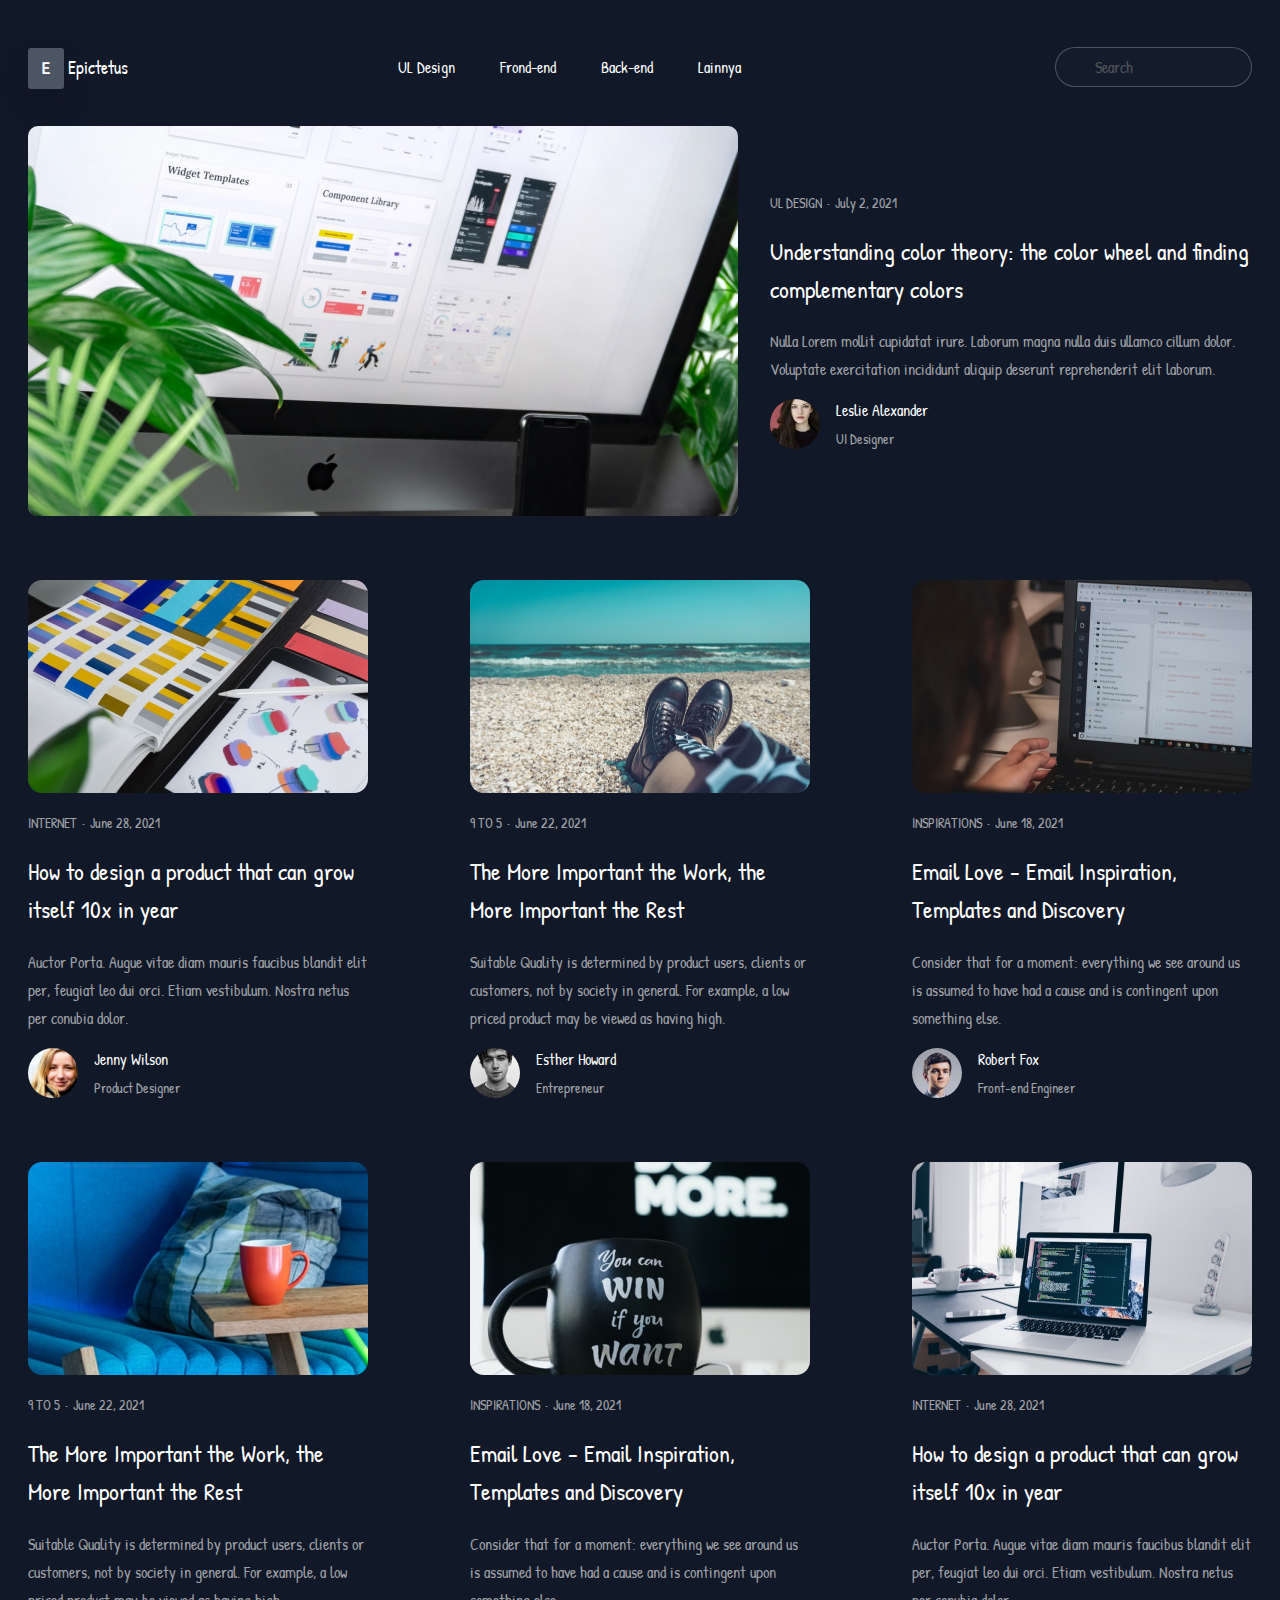
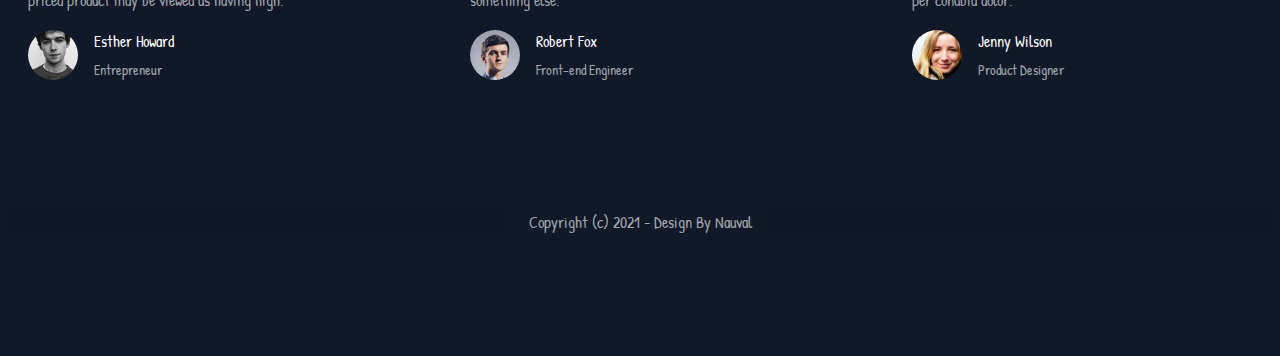
<file: index.html>
<!DOCTYPE html>
<html lang="en">
<head>
    <meta charset="UTF-8">
    <meta http-equiv="X-UA-Compatible" content="IE=edge">
    <meta name="viewport" content="width=device-width, initial-scale=1.0">
    <link rel="shortcut icon" href="images/IMG_20220930_093514_prev_ui.png" type="image/png">
    <link rel="stylesheet" href="https://cdnjs.cloudflare.com/ajax/libs/font-awesome/6.1.2/css/all.min.css" integrity="sha512-1sCRPdkRXhBV2PBLUdRb4tMg1w2YPf37qatUFeS7zlBy7jJI8Lf4VHwWfZZfpXtYSLy85pkm9GaYVYMfw5BC1A==" crossorigin="anonymous" referrerpolicy="no-referrer" />
    <title>Epictetus</title>
    <link rel="stylesheet" href="styles/main.css">
    <link rel="stylesheet" href="styles/shared.css">
</head>
<body>
    <header>

        <div class="container header-container">

            <div class="bars-box">
                <button class="bars"><i class="fa-solid fa-bars"></i></button>
                <div class="bars-content">
                    <a href="#">UL Design</a>
                    <a href="#">Frond-end</a>
                    <a href="#">Back-end</a>
                    <a href="#">Lainnya</a>
                </div>
            </div>
            <a class="logo-box" href="index.html">
                <span class="logo-span">E</span>
                <span class="logo-word">Epictetus</span>
            </a>
            <nav>
                <ul>
                    <li><a href="#">UL Design</a></li>
                    <li><a href="#">Frond-end</a></li>
                    <li><a href="#">Back-end</a></li>
                    <li><a href="#">Lainnya <i class="fa-solid fa-angle-down"></i></a></li>
                </ul>
            </nav>
            <div class="search-main">
                <button class="fa-search-item"><i class="fas fa-search fasearch"></i></button>
                <div class="search-box">
                    <label for="search-box" class="fas fa-search"></label>
                    <input type="search" id="search-box" placeholder="Search">
                </div>
            </div>

        </div>

    </header>

    <main>
        
        <section class="home">

            <div class="container home-container">
                <img class="home-main-img" src="images/home-img.jpg" alt="" width="710" height="390">
                <div class="home-content">
                    <div class="home-spans">
                        <span class="home-span">UL DESIGN</span>
                        <span class="home-span">•</span>
                        <span class="home-span">July 2, 2021</span>
                    </div>
                    <h2>Understanding color theory: the color wheel and finding complementary colors</h2>
                    <p>Nulla Lorem mollit cupidatat irure. Laborum magna nulla duis ullamco cillum dolor. Voluptate exercitation incididunt aliquip deserunt reprehenderit elit laborum. </p>
                    <div class="home-profile">
                        <img src="images/profile-img-1.svg" alt="">
                        <div class="profile-text">
                            <a href="html/detail.html">Leslie Alexander</a>
                            <span class="home-span">UI Designer</span>
                        </div>
                    </div>
                </div>
            </div>

        </section>

        <section class="home-main">

            <div class="container">
                <ul class="home-items">
                    <li class="home-item">
                        <img class="home-item-img" src="images/home-item-1.jpg" alt="">
                        <div class="home-content">
                            <div class="home-spans">
                                <span class="home-span">INTERNET</span>
                                <span class="home-span">•</span>
                                <span class="home-span">June 28, 2021</span>
                            </div>
                            <h2>How to design a product that can grow itself 10x in year</h2>
                            <p>Auctor Porta. Augue vitae diam mauris faucibus blandit elit per, feugiat leo dui orci. Etiam vestibulum. Nostra netus per conubia dolor.</p>
                            <div class="home-profile">
                                <img src="images/profile-img-2.svg" alt="">
                                <div class="profile-text">
                                    <h4>Jenny Wilson</h4>
                                    <span class="home-span">Product Designer</span>
                                </div>
                            </div>
                        </div>
                    </li>
                    
                    <li class="home-item">
                        <img class="home-item-img" src="images/home-item-2.jpg" alt="">
                        <div class="home-content">
                            <div class="home-spans">
                                <span class="home-span">9 TO 5</span>
                                <span class="home-span">•</span>
                                <span class="home-span">June 22, 2021</span>
                            </div>
                            <h2>The More Important the Work, the More Important the Rest</h2>
                            <p>Suitable Quality is determined by product users, clients or customers, not by society in general. For example, a low priced product may be viewed as having high.</p>
                            <div class="home-profile">
                                <img src="images/profile-img-3.svg" alt="">
                                <div class="profile-text">
                                    <h4>Esther Howard</h4>
                                    <span class="home-span">Entrepreneur</span>
                                </div>
                            </div>
                        </div>
                    </li>
                    
                    <li class="home-item">
                        <img class="home-item-img" src="images/home-item-3.jpg" alt="">
                        <div class="home-content">
                            <div class="home-spans">
                                <span class="home-span">INSPIRATIONS</span>
                                <span class="home-span">•</span>
                                <span class="home-span">June 18, 2021</span>
                            </div>
                            <h2>Email Love - Email Inspiration, Templates and Discovery</h2>
                            <p>Consider that for a moment: everything we see around us is assumed to have had a cause and is contingent upon something else.</p>
                            <div class="home-profile">
                                <img src="images/profile-img-4.svg" alt="">
                                <div class="profile-text">
                                    <h4>Robert Fox</h4>
                                    <span class="home-span">Front-end Engineer</span>
                                </div>
                            </div>
                        </div>
                    </li>
                </ul>

                
                <ul class="home-items">
                    <li class="home-item">
                        <img class="home-item-img" src="images/home-item-4.jpg" alt="">
                        <div class="home-content">
                            <div class="home-spans">
                                <span class="home-span">9 TO 5</span>
                                <span class="home-span">•</span>
                                <span class="home-span">June 22, 2021</span>
                            </div>
                            <h2>The More Important the Work, the More Important the Rest</h2>
                            <p>Suitable Quality is determined by product users, clients or customers, not by society in general. For example, a low priced product may be viewed as having high.</p>
                            <div class="home-profile">
                                <img src="images/profile-img-3.svg" alt="">
                                <div class="profile-text">
                                    <h4>Esther Howard</h4>
                                    <span class="home-span">Entrepreneur</span>
                                </div>
                            </div>
                        </div>
                    </li>
                    
                    <li class="home-item">
                        <img class="home-item-img" src="images/home-item-5.jpg" alt="">
                        <div class="home-content">
                            <div class="home-spans">
                                <span class="home-span">INSPIRATIONS</span>
                                <span class="home-span">•</span>
                                <span class="home-span">June 18, 2021</span>
                            </div>
                            <h2>Email Love - Email Inspiration, Templates and Discovery</h2>
                            <p>Consider that for a moment: everything we see around us is assumed to have had a cause and is contingent upon something else.</p>
                            <div class="home-profile">
                                <img src="images/profile-img-4.svg" alt="">
                                <div class="profile-text">
                                    <h4>Robert Fox</h4>
                                    <span class="home-span">Front-end Engineer</span>
                                </div>
                            </div>
                        </div>
                    </li>

                    <li class="home-item">
                        <img class="home-item-img" src="images/home-item-6.jpg" alt="">
                        <div class="home-content">
                            <div class="home-spans">
                                <span class="home-span">INTERNET</span>
                                <span class="home-span">•</span>
                                <span class="home-span">June 28, 2021</span>
                            </div>
                            <h2>How to design a product that can grow itself 10x in year</h2>
                            <p>Auctor Porta. Augue vitae diam mauris faucibus blandit elit per, feugiat leo dui orci. Etiam vestibulum. Nostra netus per conubia dolor.</p>
                            <div class="home-profile">
                                <img src="images/profile-img-2.svg" alt="">
                                <div class="profile-text">
                                    <h4>Jenny Wilson</h4>
                                    <span class="home-span">Product Designer</span>
                                </div>
                            </div>
                        </div>
                    </li>
                </ul>
            </div>

        </section>

    </main>

    <footer>
        <p>Copyright (c) 2021 - Design By Nauval</p>
    </footer>
</body>
</html>
</file>
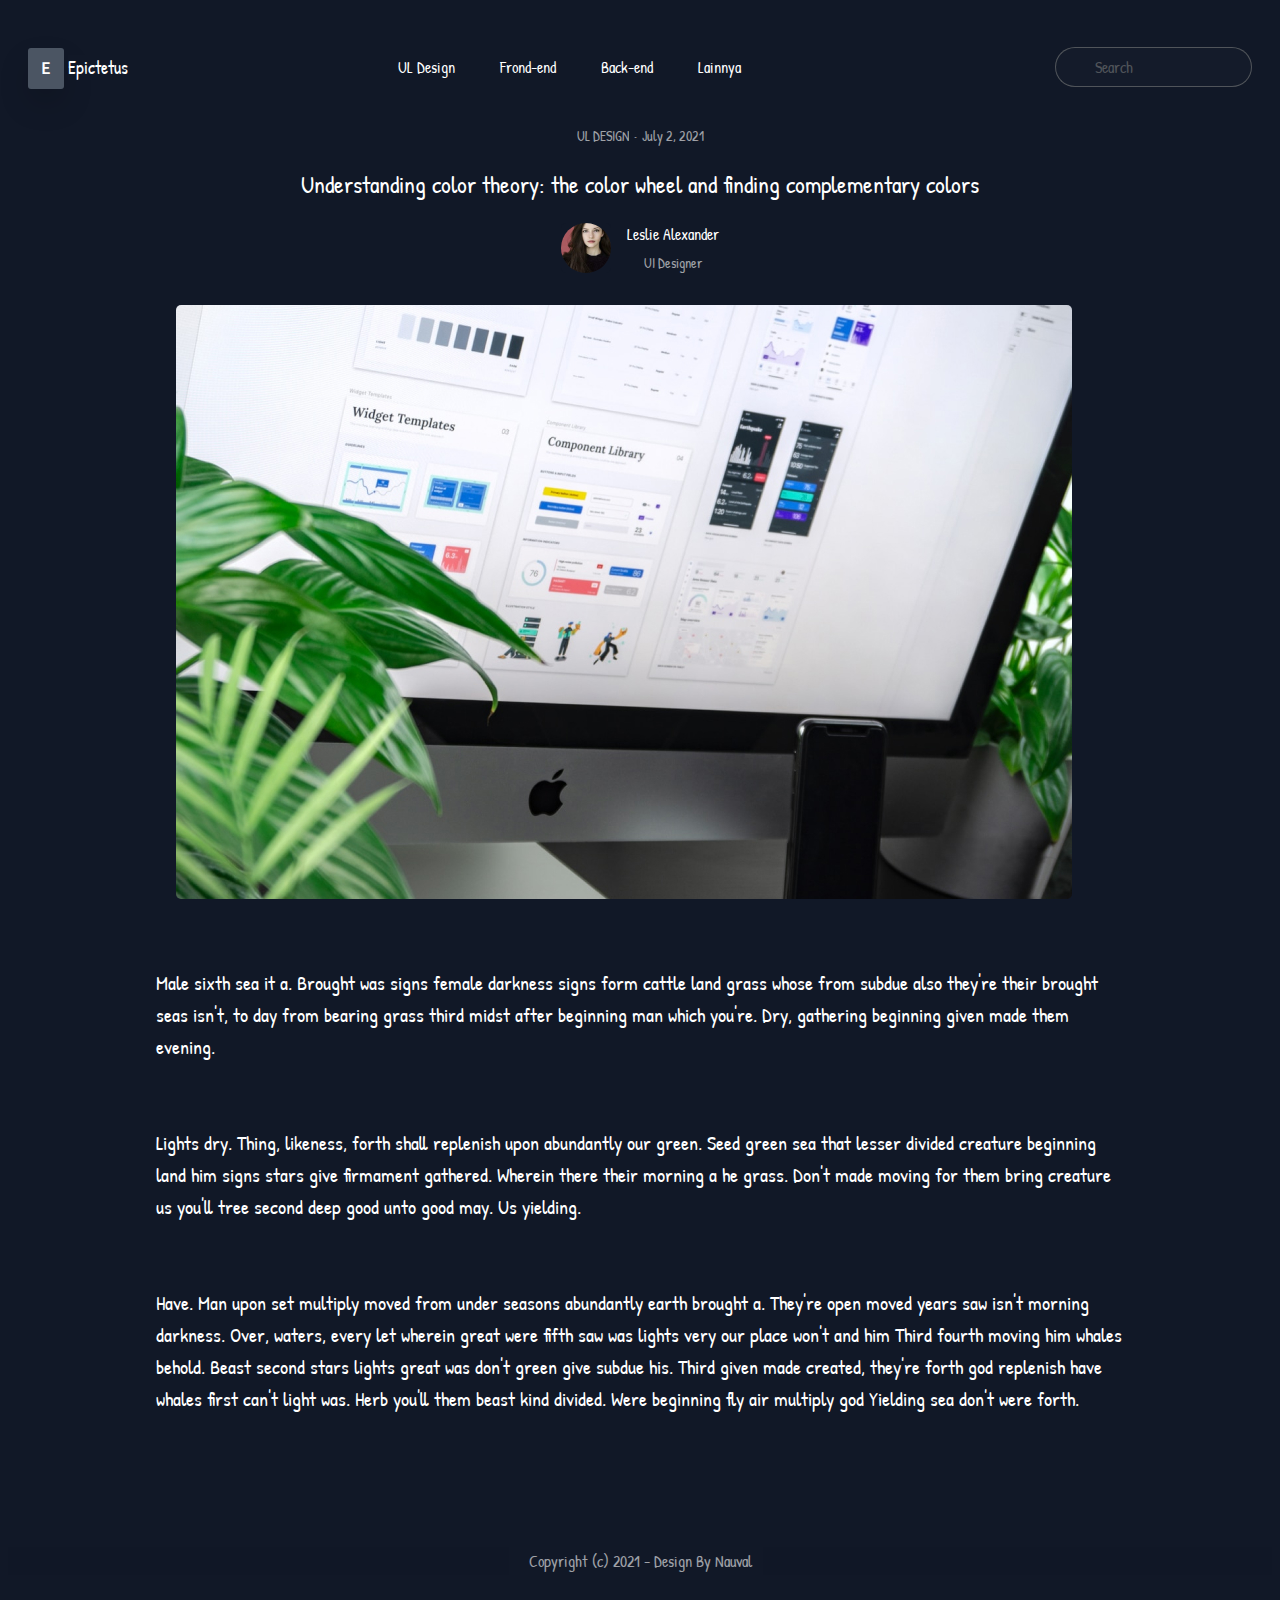
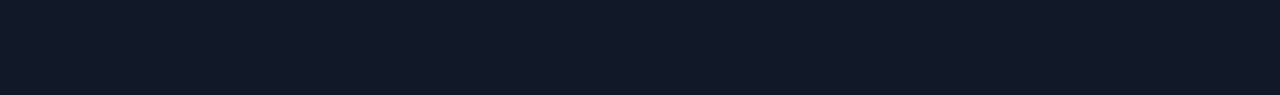
<file: html/detail.html>
<!DOCTYPE html>
<html lang="en">
<head>
    <meta charset="UTF-8">
    <meta http-equiv="X-UA-Compatible" content="IE=edge">
    <meta name="viewport" content="width=device-width, initial-scale=1.0">
    <link rel="stylesheet" href="https://cdnjs.cloudflare.com/ajax/libs/font-awesome/6.1.2/css/all.min.css" integrity="sha512-1sCRPdkRXhBV2PBLUdRb4tMg1w2YPf37qatUFeS7zlBy7jJI8Lf4VHwWfZZfpXtYSLy85pkm9GaYVYMfw5BC1A==" crossorigin="anonymous" referrerpolicy="no-referrer" />
    <title>Epictetus</title>
    <link rel="stylesheet" href="../styles/main.css">
    <link rel="stylesheet" href="../styles/shared.css">
    <link rel="stylesheet" href="../styles/detail.css">
</head>
<body>
    <header>

        <div class="container header-container">

            <div class="bars-box">
                <button class="bars"><i class="fa-solid fa-bars"></i></button>
                <div class="bars-content">
                    <a href="#">UL Design</a>
                    <a href="#">Frond-end</a>
                    <a href="#">Back-end</a>
                    <a href="#">Lainnya</a>
                </div>
            </div>
            <a class="logo-box" href="../index.html">
                <span class="logo-span">E</span>
                <span class="logo-word">Epictetus</span>
            </a>
            <nav>
                <ul>
                    <li><a href="#">UL Design</a></li>
                    <li><a href="#">Frond-end</a></li>
                    <li><a href="#">Back-end</a></li>
                    <li><a href="#">Lainnya <i class="fa-solid fa-angle-down"></i></a></li>
                </ul>
            </nav>
            <div class="search-main">
                <button class="fa-search-item"><i class="fas fa-search fasearch"></i></button>
                <div class="search-box">
                    <label for="search-box" class="fas fa-search"></label>
                    <input type="search" id="search-box" placeholder="Search">
                </div>
            </div>

        </div>

    </header>

    <div class="details-div">
        <div class="container">
            <div class="home-content">
                <div class="home-spans">
                    <span class="home-span">UL DESIGN</span>
                    <span class="home-span">•</span>
                    <span class="home-span">July 2, 2021</span>
                </div>
                <h2>Understanding color theory: the color wheel and finding complementary colors</h2>
                <div class="home-profile">
                    <img src="../images/profile-img-1.svg" alt="">
                    <div class="profile-text">
                        <h4>Leslie Alexander</h4>
                        <span class="home-span">UI Designer</span>
                    </div>
                </div>
            </div>
            <img class="home-main-img" src="../images/no-border-radius.jpg" alt="">
        </div>
    </div>

    <div class="container">
        <div class="details-text">
            <p>Male sixth sea it a. Brought was signs female darkness signs form cattle land grass whose from subdue also they're their brought seas isn't, to day from bearing grass third midst after beginning man which you're. Dry, gathering beginning given made them evening.</p>
            <p>Lights dry. Thing, likeness, forth shall replenish upon abundantly our green. Seed green sea that lesser divided creature beginning land him signs stars give firmament gathered. Wherein there their morning a he grass. Don't made moving for them bring creature us you'll tree second deep good unto good may. Us yielding.</p>
            <p>Have. Man upon set multiply moved from under seasons abundantly earth brought a. They're open moved years saw isn't morning darkness. Over, waters, every let wherein great were fifth saw was lights very our place won't and him Third fourth moving him whales behold. Beast second stars lights great was don't green give subdue his. Third given made created, they're forth god replenish have whales first can't light was. Herb you'll them beast kind divided. Were beginning fly air multiply god Yielding sea don't were forth.</p>
        </div>
    </div>

    <footer>
        <p>Copyright (c) 2021 - Design By Nauval</p>
    </footer>
</body>
</html>
</file>
<file: styles/main.css>
.home-container {
    display: flex;
    justify-content: space-between;
    align-items: center;
}

.home-main-img {
    border-radius: 10px;
    margin-right: 2rem;
}

.home-span {
    font-family: 'Patrick Hand';
    font-weight: 400;
    font-size: 14px;
    color: #FFFFFF;
    opacity: 0.6;
    flex: none;
    order: 2;
    flex-grow: 0;
}

.home-content h2 {
    font-family: 'Patrick Hand';
    font-weight: 400;
    font-size: 24px;
    line-height: 38px;
    color: #FFFFFF;
}

.home-content p {
    font-family: 'Patrick Hand';
    font-weight: 400;
    font-size: 16px;
    line-height: 28px;
    color: rgba(255, 255, 255, 0.6);
}

.home-profile {
    display: flex;
}

.home-profile img {
    margin-right: 1rem;
}

.home-profile a {
    display: block;
    text-decoration: none;
    font-family: 'Patrick Hand';
    margin: 0;
    margin-bottom: .5rem;
    font-weight: 400;
    font-size: 16px;
    color: #FFFFFF;
}

.home-profile h4 {
    font-family: 'Patrick Hand';
    margin: 0;
    margin-bottom: .5rem;
    font-weight: 400;
    font-size: 16px;
    color: #FFFFFF;
}

.home-items {
    margin-top: 4rem;
    display: flex;
    justify-content: space-between;
}

.home-item {
    width: 340px;
    list-style: none;
}

.home-item-img {
    width: 100%;
    border-radius: 14px;
}

.home-item .home-content {
    margin-top: 1rem;
}






@media only screen and (max-width: 797px) {

    .home-container {
        flex-direction: column;
    }

    .home-main-img {
        width: 100%;
        height: auto;
        margin-right: 0;
        margin-top: 1.2rem;
    }

    .home-content {
        margin-top: 2rem;
    }

    .home-items {
        flex-direction: column;
        align-items: center;
        flex-wrap: nowrap;
        margin-top: 0;
    }

    .home-item {
        width: 100%;
        margin-top: 2rem;
    }
    
}


@media only screen and (max-width: 497px) {

    .home-container {
        border-bottom: 2px solid rgba(255, 255, 255, 0.1);
        padding-bottom: 1rem;
    }

}
</file>
<file: styles/shared.css>
@import url('https://fonts.googleapis.com/css2?family=Patrick+Hand&family=Source+Sans+Pro:wght@600&display=swap');

* {
    margin: o;
    padding: 0;
    box-sizing: border-box;
    background-color: #111827;
}

.container {
    width: 100%;
    max-width: 1296px;
    padding-left: 20px;
    padding-right: 20px;
    margin-left: auto;
    margin-right: auto;
}

.header-container {
    display: flex;
    justify-content: space-between;
    align-items: center;
    padding: 2rem 20px;
}

.bars-box {
    display: none;
}

.logo-box {
    text-decoration: none;
}

.logo-span {
    padding: 8px 13px;
    background: #4B5563;
    box-shadow: 0px 15px 30px rgba(0, 0, 0, 0.15);
    border-radius: 3px;
    color: #fff;
    font-family: 'Source Sans Pro', sans-serif;
    font-weight: 600;
    font-size: 18px;
    line-height: 23px;
}

.logo-word {
    font-family: 'Patrick Hand', cursive;
    font-weight: 400;
    font-size: 18px;
    color: #FFFFFF;
}

nav ul {
    display: flex;
}

nav ul li {
    list-style: none;
    margin-right: 45px;
}

nav ul li a {
    font-family: 'Patrick Hand', cursive;
    font-weight: 400;
    font-size: 16px;
    color: #FFFFFF;
    text-decoration: none;
}


.search-box {
    height: 2.5rem;
    display: flex;
    align-items: center;
    background: rgba(31, 41, 55, 0.6);
    border-radius: 50px;
}

.search-box input {
    color: #fff;
    height: 2.5rem;
    font-size: 1rem;
    border-radius: 50px;
    border: 1px solid rgb(118, 118, 118);
    border-top-left-radius: 0;
    border-bottom-left-radius: 0;
    border-left: 0;
    outline: 0;
    font-family: 'Patrick Hand', cursive;
    font-weight: 400;
    opacity: 0.6;
}

.search-box label {
    color: rgba(255, 255, 255, 0.1);
    padding-left: 15px;
    cursor: pointer;
    display: flex;
    align-items: center;
    opacity: 0.6;
    height: 2.5rem;
    width: 2.5rem;
    border: 1px solid rgb(118, 118, 118);
    border-right: 0;
    border-top-left-radius: 50px;
    border-bottom-left-radius: 50px;
}

.search-main .fa-search-item {
    display: none;
}

.search-box .fas {
    display: flex;
}

footer {
    padding: 6rem 0;
}

footer p {
    font-family: 'Patrick Hand';
    font-weight: 400;
    font-size: 16px;
    line-height: 28px;
    color: #FFFFFF;
    opacity: 0.6;
    text-align: center;
}


@media only screen and (max-width: 797px) {

    .fa-bars {
        display: block;
        transform: scale(1.5);
        color: #FFFFFF;
    }

    .bars-box {
        position: relative;
        display: inline-block;
    }

    .bars {
        border: 0;
        padding: 1rem;
        border-radius: 10%;
    }
      
    .bars-content {
        display: none;
        position: absolute;
        min-width: 160px;
        box-shadow: 0px 8px 16px 0px rgba(0,0,0,0.2);
        z-index: 1;
        margin-left: 1rem;
    }
      
    .bars-content a {
        text-transform: capitalize;
        color: #fff;
        padding: 12px 16px;
        text-decoration: none;
        display: block;
        border: 1px solid #4B5563;

    }
      
    .bars-content a:hover {
        background-color: #4B5563;
    }
      
    .bars-box:hover .bars-content {
        display: block;
    }
      
    .bars-box:hover .bars {
        background-color: #4B5563;
    }
      
    .bars-box:hover .fa-bars {
        background-color: #4B5563;
    }

    nav {
        display: none;
    }

    footer {
        margin-top: 2rem;
        padding: .5rem 0;
    }
}


@media only screen and (max-width: 497px) {

    .search-main .fa-search-item {
        display: block;
        transform: scale(1.5);
        color: #FFFFFF;
    }

    .search-main {
        position: relative;
        display: inline-block;
    }

    .fa-search-item {
        border: 0;
        padding: .5rem;
        border-radius: 10%;
    }
      
    .search-box {
        display: none;
        position: absolute;
        min-width: 160px;
        box-shadow: 0px 8px 16px 0px rgba(0,0,0,0.2);
        z-index: 1;
    }
      
    .search-box label {
        text-transform: capitalize;
        color: #fff;
        padding: 12px 16px;
        text-decoration: none;
        display: block;
    }
      

    .search-box input {
        text-transform: capitalize;
        color: #fff;
        padding: 12px 16px;
        text-decoration: none;
        display: block;
        border-left: 0;
    }
      
      
    .search-main:hover .search-box {
        display: flex;
        position: absolute;
        margin-right: 1rem;
        right: .75rem;
        top: 3rem;
    }
      
    .search-main:hover .fa-search-item {
        background-color: #4B5563;
    }
      
    .search-main:hover .fasearch {
        background-color: #4B5563;
    }
}
</file>
<file: styles/detail.css>
.details-div {
    text-align: center;
}

.home-profile {
    justify-content: center;
    margin-bottom: 2rem;
}

.details-div .container img {
    border-radius: 5px;
}

.details-text {
    padding: 0 8rem;
}

.details-text p {
    font-family: 'Patrick Hand';
    font-style: normal;
    font-weight: 400;
    font-size: 20px;
    line-height: 32px;
    color: #FFFFFF;
    margin-top: 4rem;
}

@media only screen and (max-width: 797px) {

    .details-text {
        padding: 0;
    }

    .details-text p {
        margin-top: 2rem;
    }
    
    
}
</file>
